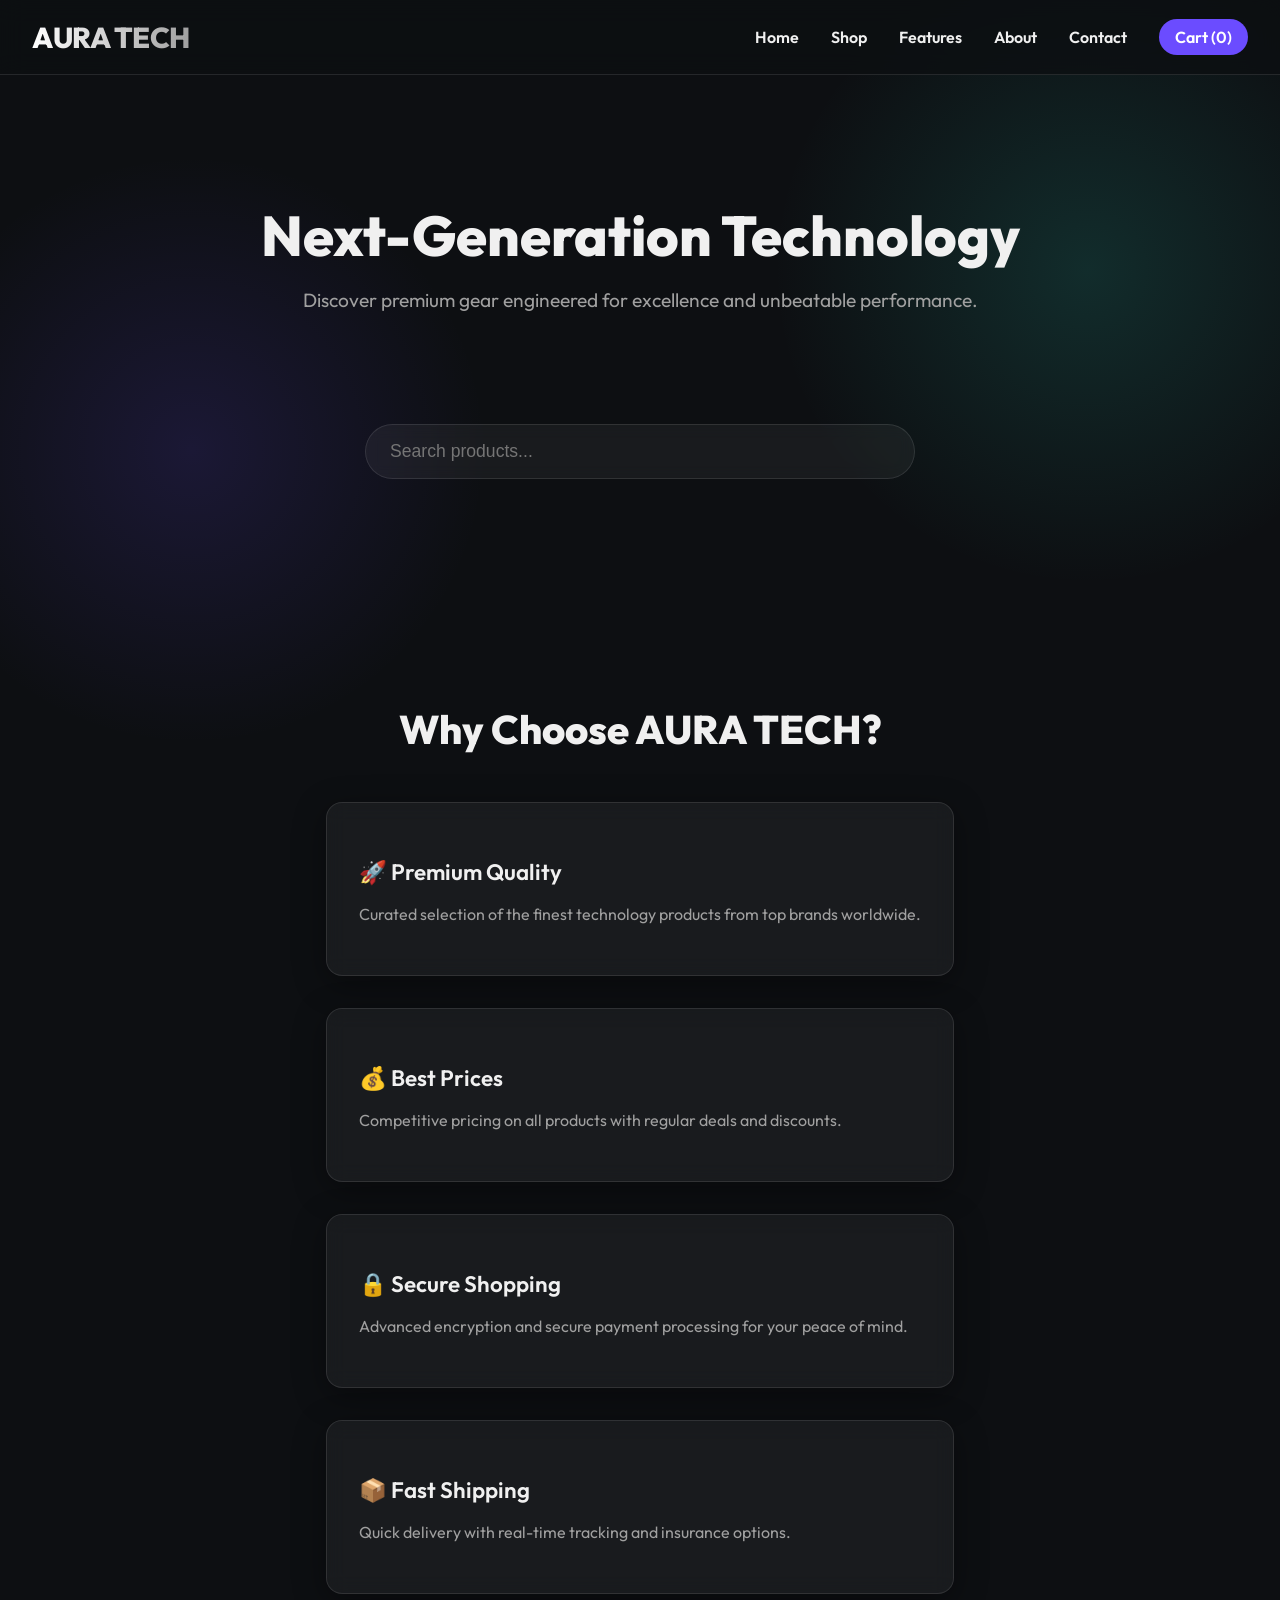
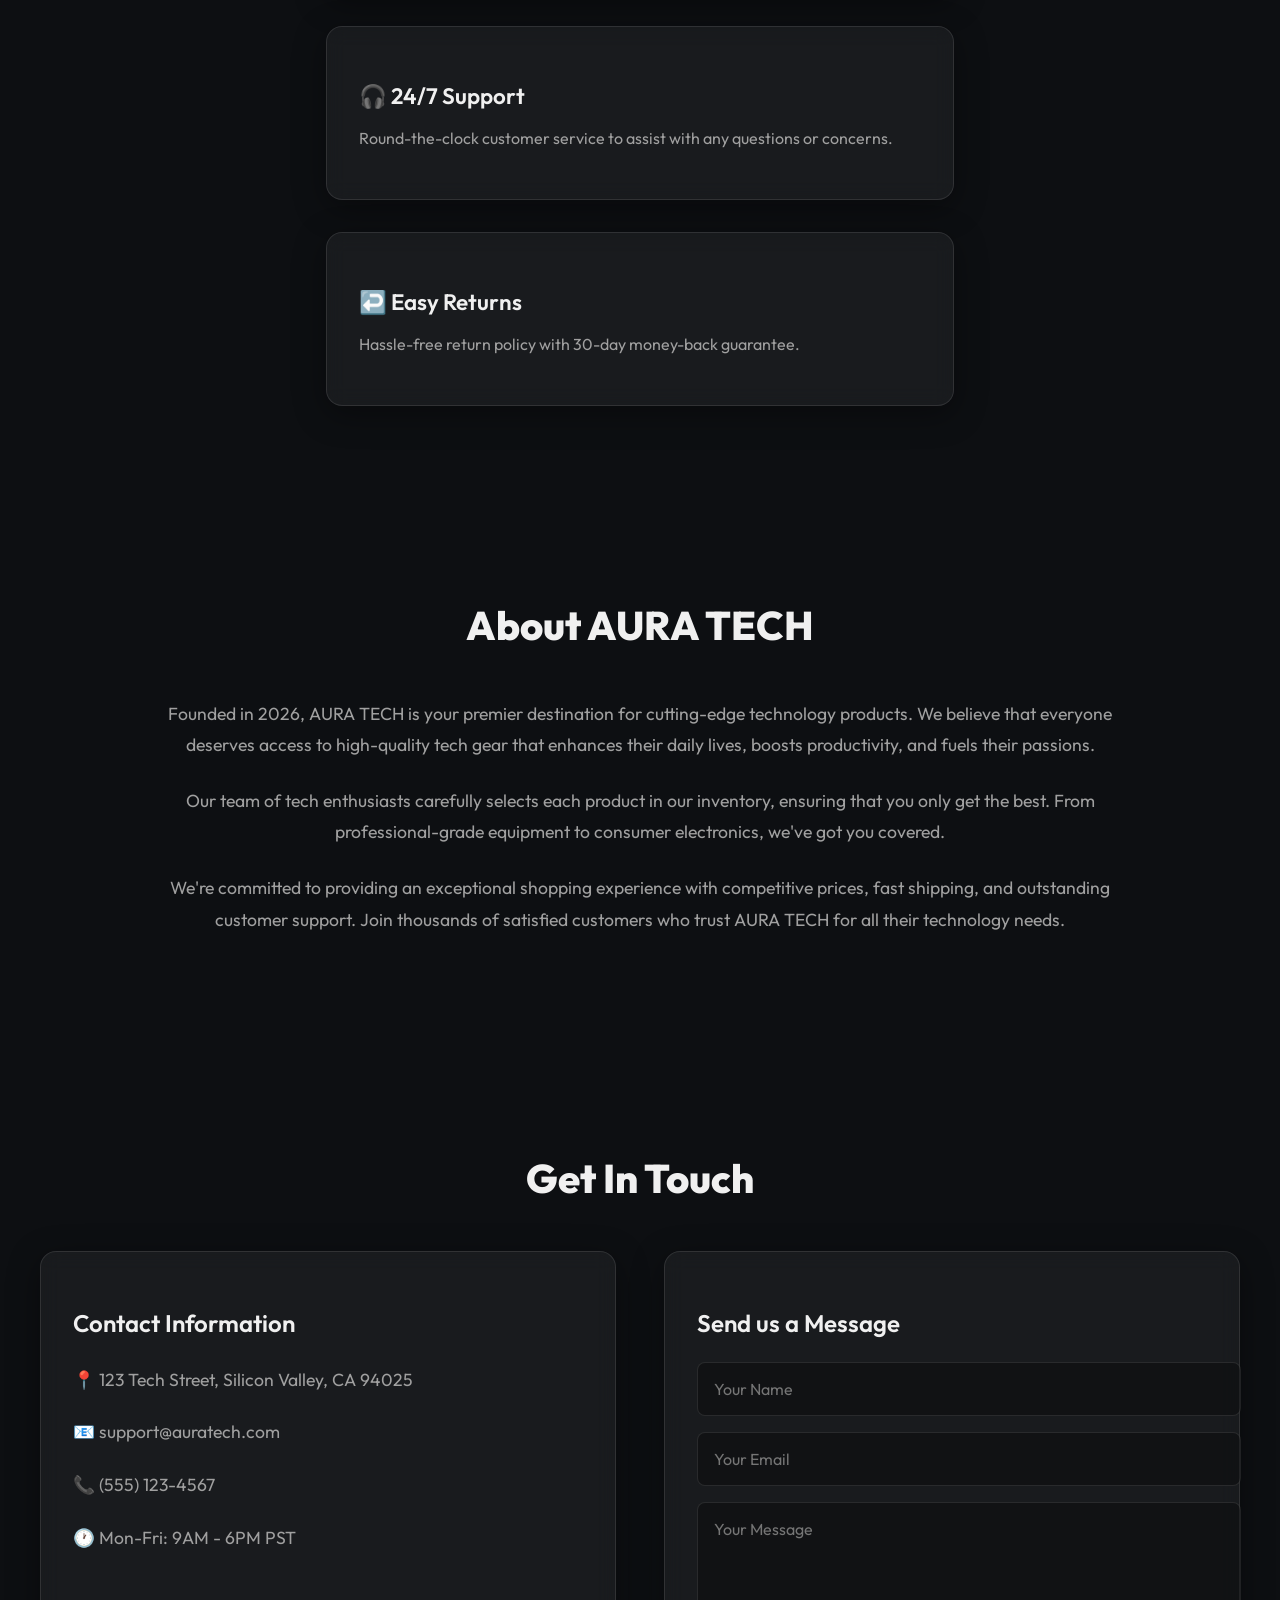
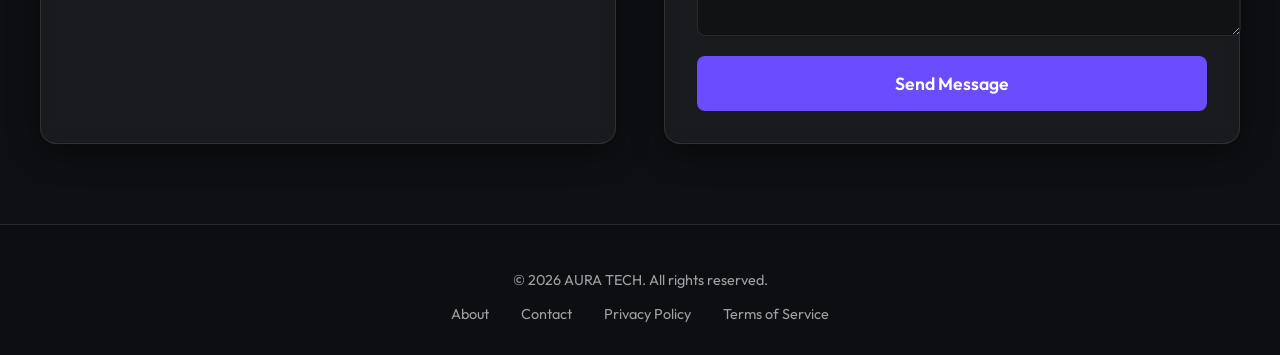
<file: E-Commerce-Webpage/index.html>
<!DOCTYPE html>
<html lang="en">
<head>
    <meta charset="UTF-8">
    <meta name="viewport" content="width=device-width, initial-scale=1.0">
    <title>My E-Commerce Store</title>
    <link rel="stylesheet" href="style.css">
</head>
<body>
    <header>
        <h1>AURA TECH</h1>
        <button id="menu-toggle" aria-label="Toggle menu">☰</button>
        <nav>
            <ul id="nav-list">
                <li><a href="index.html">Home</a></li>
                <li><a href="#shop">Shop</a></li>
                <li><a href="#features">Features</a></li>
                <li><a href="#about">About</a></li>
                <li><a href="#contact">Contact</a></li>
                <li><a href="cart.html" id="cart-link">Cart (0)</a></li>
            </ul>
        </nav>
    </header>

    <section class="hero">
        <h2>Next-Generation Technology</h2>
        <p>Discover premium gear engineered for excellence and unbeatable performance.</p>
    </section>

    <section id="shop" class="search">
        <input type="text" id="search-input" placeholder="Search products...">
    </section>

    <section class="products" id="product-list">
        <!-- products rendered by script.js -->
    </section>

    <section class="features" id="features">
        <h2>Why Choose AURA TECH?</h2>
        <div class="features-grid">
            <div class="feature-card">
                <h3>🚀 Premium Quality</h3>
                <p>Curated selection of the finest technology products from top brands worldwide.</p>
            </div>
            <div class="feature-card">
                <h3>💰 Best Prices</h3>
                <p>Competitive pricing on all products with regular deals and discounts.</p>
            </div>
            <div class="feature-card">
                <h3>🔒 Secure Shopping</h3>
                <p>Advanced encryption and secure payment processing for your peace of mind.</p>
            </div>
            <div class="feature-card">
                <h3>📦 Fast Shipping</h4>
                <p>Quick delivery with real-time tracking and insurance options.</p>
            </div>
            <div class="feature-card">
                <h3>🎧 24/7 Support</h3>
                <p>Round-the-clock customer service to assist with any questions or concerns.</p>
            </div>
            <div class="feature-card">
                <h3>↩️ Easy Returns</h3>
                <p>Hassle-free return policy with 30-day money-back guarantee.</p>
            </div>
        </div>
    </section>

    <section class="about" id="about">
        <h2>About AURA TECH</h2>
        <div class="about-content">
            <p>Founded in 2026, AURA TECH is your premier destination for cutting-edge technology products. We believe that everyone deserves access to high-quality tech gear that enhances their daily lives, boosts productivity, and fuels their passions.</p>
            <p>Our team of tech enthusiasts carefully selects each product in our inventory, ensuring that you only get the best. From professional-grade equipment to consumer electronics, we've got you covered.</p>
            <p>We're committed to providing an exceptional shopping experience with competitive prices, fast shipping, and outstanding customer support. Join thousands of satisfied customers who trust AURA TECH for all their technology needs.</p>
        </div>
    </section>

    <section class="contact" id="contact">
        <h2>Get In Touch</h2>
        <div class="contact-content">
            <div class="contact-info">
                <h3>Contact Information</h3>
                <p>📍 123 Tech Street, Silicon Valley, CA 94025</p>
                <p>📧 support@auratech.com</p>
                <p>📞 (555) 123-4567</p>
                <p>🕐 Mon-Fri: 9AM - 6PM PST</p>
            </div>
            <div class="contact-form">
                <h3>Send us a Message</h3>
                <form id="contact-form">
                    <input type="text" placeholder="Your Name" required>
                    <input type="email" placeholder="Your Email" required>
                    <textarea placeholder="Your Message" rows="5" required></textarea>
                    <button type="submit">Send Message</button>
                </form>
            </div>
        </div>
    </section>

    <footer>
        <p>&copy; 2026 AURA TECH. All rights reserved.</p>
        <div class="footer-links">
            <a href="#about">About</a>
            <a href="#contact">Contact</a>
            <a href="#">Privacy Policy</a>
            <a href="#">Terms of Service</a>
        </div>
    </footer>
    <script src="script.js"></script>
</body>
</html>
</file>
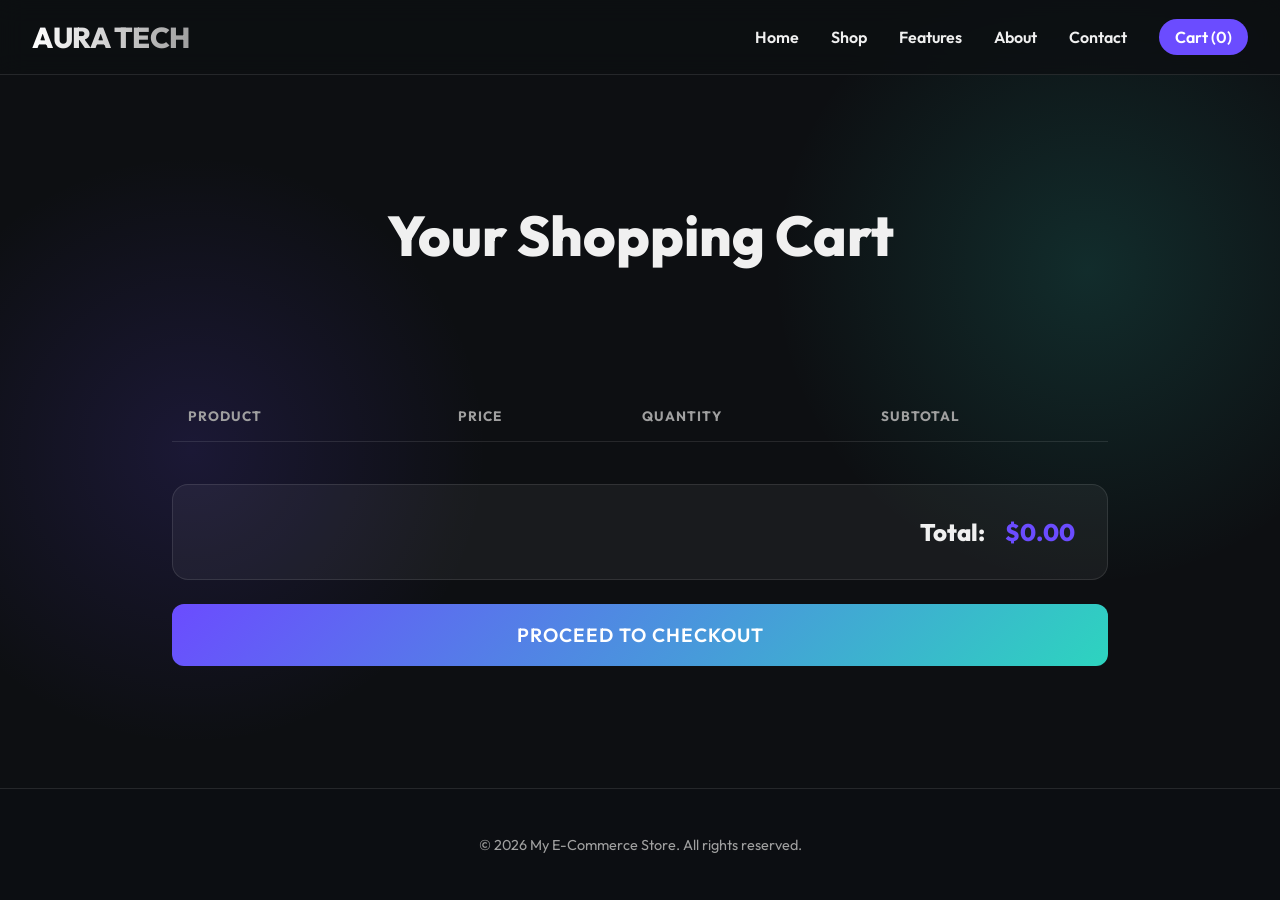
<file: E-Commerce-Webpage/cart.html>
<!DOCTYPE html>
<html lang="en">
<head>
    <meta charset="UTF-8">
    <meta name="viewport" content="width=device-width, initial-scale=1.0">
    <title>Your Cart - My E-Commerce Store</title>
    <link rel="stylesheet" href="style.css">
</head>
<body class="cart-page">
    <header>
        <h1>AURA TECH</h1>
        <button id="menu-toggle" aria-label="Toggle menu">☰</button>
        <nav>
            <ul id="nav-list">
                <li><a href="index.html">Home</a></li>
                <li><a href="index.html#shop">Shop</a></li>
                <li><a href="index.html#features">Features</a></li>
                <li><a href="index.html#about">About</a></li>
                <li><a href="index.html#contact">Contact</a></li>
                <li><a href="cart.html" id="cart-link">Cart (0)</a></li>
            </ul>
        </nav>
    </header>

    <section class="hero">
        <h2>Your Shopping Cart</h2>
    </section>

    <section class="cart-content">
        <table class="cart-table">
            <thead>
                <tr>
                    <th>Product</th>
                    <th>Price</th>
                    <th>Quantity</th>
                    <th>Subtotal</th>
                    <th></th>
                </tr>
            </thead>
            <tbody id="cart-body">
                <!-- filled by script -->
            </tbody>
        </table>
        <div class="cart-summary">
            Total: <span id="cart-total">$0.00</span>
        </div>
        <button class="checkout-btn" id="checkout-btn">Proceed to Checkout</button>
    </section>

    <footer>
        <p>&copy; 2026 My E-Commerce Store. All rights reserved.</p>
    </footer>

    <script src="script.js"></script>
</body>
</html>
</file>
<file: E-Commerce-Webpage/style.css>
@import url('https://fonts.googleapis.com/css2?family=Outfit:wght@300;400;600;800&display=swap');

:root {
    --bg-color: #0d0f12;
    --card-bg: rgba(255, 255, 255, 0.05);
    --text-main: #f0f0f0;
    --text-muted: #a0a0a0;
    --accent: #6b4cff;
    --accent-hover: #8e73ff;
    --glass-border: rgba(255, 255, 255, 0.1);
    --glass-shadow: 0 8px 32px 0 rgba(0, 0, 0, 0.37);
}

body {
    font-family: 'Outfit', sans-serif;
    margin: 0;
    padding: 0;
    background: var(--bg-color);
    background-image: radial-gradient(circle at 15% 50%, rgba(107, 76, 255, 0.15), transparent 25%),
                      radial-gradient(circle at 85% 30%, rgba(45, 212, 191, 0.15), transparent 25%);
    background-attachment: fixed;
    color: var(--text-main);
    min-height: 100vh;
    display: flex;
    flex-direction: column;
}

header {
    background: rgba(13, 15, 18, 0.8);
    backdrop-filter: blur(12px);
    -webkit-backdrop-filter: blur(12px);
    border-bottom: 1px solid var(--glass-border);
    padding: 1.2rem 2rem;
    display: flex;
    justify-content: space-between;
    align-items: center;
    position: sticky;
    top: 0;
    z-index: 100;
}

header h1 {
    margin: 0;
    font-size: 1.8rem;
    font-weight: 800;
    background: linear-gradient(to right, #fff, #a0a0a0);
    -webkit-background-clip: text;
    -webkit-text-fill-color: transparent;
    letter-spacing: -0.5px;
}

nav ul {
    list-style: none;
    margin: 0;
    padding: 0;
    display: flex;
    align-items: center;
    gap: 2rem;
}

nav a {
    color: var(--text-main);
    text-decoration: none;
    font-weight: 600;
    font-size: 1rem;
    transition: color 0.3s ease;
    position: relative;
}

nav a::after {
    content: '';
    position: absolute;
    width: 0;
    height: 2px;
    bottom: -4px;
    left: 0;
    background-color: var(--accent);
    transition: width 0.3s ease;
}

nav a:hover::after {
    width: 100%;
}

nav a:hover {
    color: var(--accent-hover);
}

#cart-link {
    background: var(--accent);
    padding: 0.5rem 1rem;
    border-radius: 20px;
    color: #fff;
}

#cart-link::after {
    display: none;
}

#cart-link:hover {
    background: var(--accent-hover);
    color: #fff;
    transform: translateY(-2px);
}

.hero {
    padding: 5rem 2rem;
    text-align: center;
    max-width: 800px;
    margin: 0 auto;
}

.hero h2 {
    font-size: 3.5rem;
    font-weight: 800;
    margin-bottom: 1rem;
    line-height: 1.2;
}

.hero p {
    font-size: 1.2rem;
    color: var(--text-muted);
    margin-bottom: 2rem;
}

.search {
    text-align: center;
    padding: 0 2rem 3rem;
}

#search-input {
    width: 100%;
    max-width: 500px;
    padding: 1rem 1.5rem;
    font-size: 1.1rem;
    background: var(--card-bg);
    border: 1px solid var(--glass-border);
    border-radius: 30px;
    color: var(--text-main);
    backdrop-filter: blur(8px);
    transition: all 0.3s ease;
    outline: none;
}

#search-input:focus {
    border-color: var(--accent);
    box-shadow: 0 0 15px rgba(107, 76, 255, 0.3);
}

.products {
    display: grid;
    grid-template-columns: repeat(auto-fill, minmax(280px, 1fr));
    gap: 2rem;
    padding: 0 2rem 4rem;
    max-width: 1400px;
    margin: 0 auto;
    flex-grow: 1;
}

.product {
    background: var(--card-bg);
    border: 1px solid var(--glass-border);
    border-radius: 16px;
    padding: 1.5rem;
    text-align: center;
    backdrop-filter: blur(10px);
    box-shadow: var(--glass-shadow);
    transition: transform 0.4s ease, box-shadow 0.4s ease;
    display: flex;
    flex-direction: column;
}

.product:hover {
    transform: translateY(-10px);
    box-shadow: 0 15px 35px rgba(0, 0, 0, 0.5);
    border-color: rgba(255, 255, 255, 0.2);
}

.product img {
    max-width: 100%;
    height: 200px;
    object-fit: cover;
    border-radius: 12px;
    margin-bottom: 1.5rem;
    transition: transform 0.4s ease;
}

.product:hover img {
    transform: scale(1.05);
}

.product h3 {
    margin: 0 0 0.5rem;
    font-size: 1.2rem;
    font-weight: 600;
}

.product p {
    color: var(--accent);
    font-size: 1.4rem;
    font-weight: 800;
    margin: 0 0 1.5rem;
    flex-grow: 1;
}

button {
    background: var(--accent);
    color: white;
    border: none;
    padding: 0.8rem 1.5rem;
    border-radius: 8px;
    font-size: 1rem;
    font-weight: 600;
    cursor: pointer;
    transition: all 0.3s ease;
    font-family: inherit;
}

button:hover {
    background: var(--accent-hover);
    transform: translateY(-2px);
}

/* Cart Page */
.cart-content {
    max-width: 1000px;
    margin: 0 auto;
    padding: 0 2rem 4rem;
    flex-grow: 1;
    width: 100%;
    box-sizing: border-box;
}

.cart-table {
    width: 100%;
    border-collapse: separate;
    border-spacing: 0 10px;
    margin-top: 1rem;
}

.cart-table th {
    text-transform: uppercase;
    font-size: 0.85rem;
    color: var(--text-muted);
    letter-spacing: 1px;
    padding: 1rem;
    text-align: center;
    border-bottom: 1px solid var(--glass-border);
}

.cart-table th:first-child, .cart-table td:first-child { text-align: left; }

.cart-table td {
    background: var(--card-bg);
    padding: 1.5rem 1rem;
    text-align: center;
    vertical-align: middle;
}

.cart-table tr td:first-child {
    border-top-left-radius: 12px;
    border-bottom-left-radius: 12px;
    font-weight: 600;
}

.cart-table tr td:last-child {
    border-top-right-radius: 12px;
    border-bottom-right-radius: 12px;
}

.qty-input {
    width: 60px;
    padding: 0.5rem;
    background: rgba(0, 0, 0, 0.3);
    border: 1px solid var(--glass-border);
    color: white;
    border-radius: 6px;
    text-align: center;
    font-family: inherit;
}

.remove-item {
    background: rgba(220, 38, 38, 0.2);
    color: #ef4444;
}

.remove-item:hover {
    background: #ef4444;
    color: white;
}

.cart-summary {
    margin-top: 2rem;
    font-size: 1.5rem;
    font-weight: 800;
    text-align: right;
    padding: 2rem;
    background: var(--card-bg);
    border-radius: 16px;
    border: 1px solid var(--glass-border);
}

#cart-total {
    color: var(--accent);
    margin-left: 1rem;
}

.checkout-btn {
    display: block;
    width: 100%;
    margin-top: 1.5rem;
    padding: 1.2rem;
    font-size: 1.2rem;
    border-radius: 12px;
    background: linear-gradient(135deg, var(--accent), #2dd4bf);
    text-transform: uppercase;
    letter-spacing: 1px;
}

.checkout-btn:hover {
    box-shadow: 0 0 20px rgba(45, 212, 191, 0.4);
}

footer {
    background: rgba(13, 15, 18, 0.9);
    border-top: 1px solid var(--glass-border);
    padding: 2rem;
    text-align: center;
    color: var(--text-muted);
    font-size: 0.9rem;
}

/* Responsive Menu */
#menu-toggle {
    display: none;
    background: none;
    border: none;
    color: #fff;
    font-size: 2rem;
    padding: 0;
}

@media (max-width: 768px) {
    #menu-toggle { display: block; }
    nav ul {
        display: none;
        flex-direction: column;
        position: absolute;
        top: 100%;
        left: 0;
        right: 0;
        background: rgba(13, 15, 18, 0.95);
        backdrop-filter: blur(10px);
        padding: 2rem;
        gap: 1.5rem;
        border-bottom: 1px solid var(--glass-border);
    }
    nav.open ul { display: flex; }
    #cart-link { text-align: center; width: max-content; margin: 0 auto; }
}

/* Toast Notification */
.toast-container {
    position: fixed;
    bottom: 2rem;
    right: 2rem;
    z-index: 1000;
    display: flex;
    flex-direction: column;
    gap: 1rem;
}

.toast {
    background: var(--card-bg);
    backdrop-filter: blur(10px);
    border: 1px solid var(--accent);
    color: white;
    padding: 1rem 1.5rem;
    border-radius: 8px;
    box-shadow: 0 5px 15px rgba(0,0,0,0.3);
    animation: slideInToast 0.3s ease forwards;
    display: flex;
    align-items: center;
    gap: 10px;
}

@keyframes slideInToast {
    from { transform: translateX(100%); opacity: 0; }
    to { transform: translateX(0); opacity: 1; }
}

/* Features Section */
.features {
    padding: 5rem 2rem;
    max-width: 1400px;
    margin: 0 auto;
}

.features h2 {
    text-align: center;
    font-size: 2.5rem;
    margin-bottom: 3rem;
    font-weight: 800;
}

.features-grid {
    display: grid;
    grid-template-columns: repeat(auto-fit, minmax(300px, 1fr));
    gap: 2rem;
}

.feature-card {
    background: var(--card-bg);
    border: 1px solid var(--glass-border);
    border-radius: 16px;
    padding: 2rem;
    backdrop-filter: blur(10px);
    box-shadow: var(--glass-shadow);
    transition: transform 0.3s ease, box-shadow 0.3s ease;
}

.feature-card:hover {
    transform: translateY(-5px);
    box-shadow: 0 12px 30px rgba(0, 0, 0, 0.4);
}

.feature-card h3 {
    font-size: 1.4rem;
    margin-bottom: 1rem;
    font-weight: 600;
}

.feature-card p {
    color: var(--text-muted);
    line-height: 1.6;
}

/* About Section */
.about {
    padding: 5rem 2rem;
    max-width: 1000px;
    margin: 0 auto;
    text-align: center;
}

.about h2 {
    font-size: 2.5rem;
    margin-bottom: 3rem;
    font-weight: 800;
}

.about-content p {
    font-size: 1.1rem;
    line-height: 1.8;
    color: var(--text-muted);
    margin-bottom: 1.5rem;
}

/* Contact Section */
.contact {
    padding: 5rem 2rem;
    max-width: 1200px;
    margin: 0 auto;
}

.contact h2 {
    text-align: center;
    font-size: 2.5rem;
    margin-bottom: 3rem;
    font-weight: 800;
}

.contact-content {
    display: grid;
    grid-template-columns: 1fr 1fr;
    gap: 3rem;
}

.contact-info {
    background: var(--card-bg);
    border: 1px solid var(--glass-border);
    border-radius: 16px;
    padding: 2rem;
    backdrop-filter: blur(10px);
    box-shadow: var(--glass-shadow);
}

.contact-info h3 {
    font-size: 1.5rem;
    margin-bottom: 1.5rem;
    font-weight: 600;
}

.contact-info p {
    font-size: 1.1rem;
    line-height: 2;
    color: var(--text-muted);
    margin-bottom: 0.5rem;
}

.contact-form {
    background: var(--card-bg);
    border: 1px solid var(--glass-border);
    border-radius: 16px;
    padding: 2rem;
    backdrop-filter: blur(10px);
    box-shadow: var(--glass-shadow);
}

.contact-form h3 {
    font-size: 1.5rem;
    margin-bottom: 1.5rem;
    font-weight: 600;
}

.contact-form input,
.contact-form textarea {
    width: 100%;
    padding: 1rem;
    margin-bottom: 1rem;
    background: rgba(0, 0, 0, 0.3);
    border: 1px solid var(--glass-border);
    border-radius: 8px;
    color: var(--text-main);
    font-family: inherit;
    font-size: 1rem;
    transition: border-color 0.3s ease;
}

.contact-form input:focus,
.contact-form textarea:focus {
    outline: none;
    border-color: var(--accent);
}

.contact-form button {
    width: 100%;
    padding: 1rem;
    font-size: 1.1rem;
}

/* Footer Links */
.footer-links {
    display: flex;
    justify-content: center;
    gap: 2rem;
    margin-top: 1rem;
}

.footer-links a {
    color: var(--text-muted);
    text-decoration: none;
    transition: color 0.3s ease;
}

.footer-links a:hover {
    color: var(--accent);
}

/* Responsive for Contact Section */
@media (max-width: 768px) {
    .contact-content {
        grid-template-columns: 1fr;
    }
    
    .features h2,
    .about h2,
    .contact h2 {
        font-size: 2rem;
    }
}
</file>
